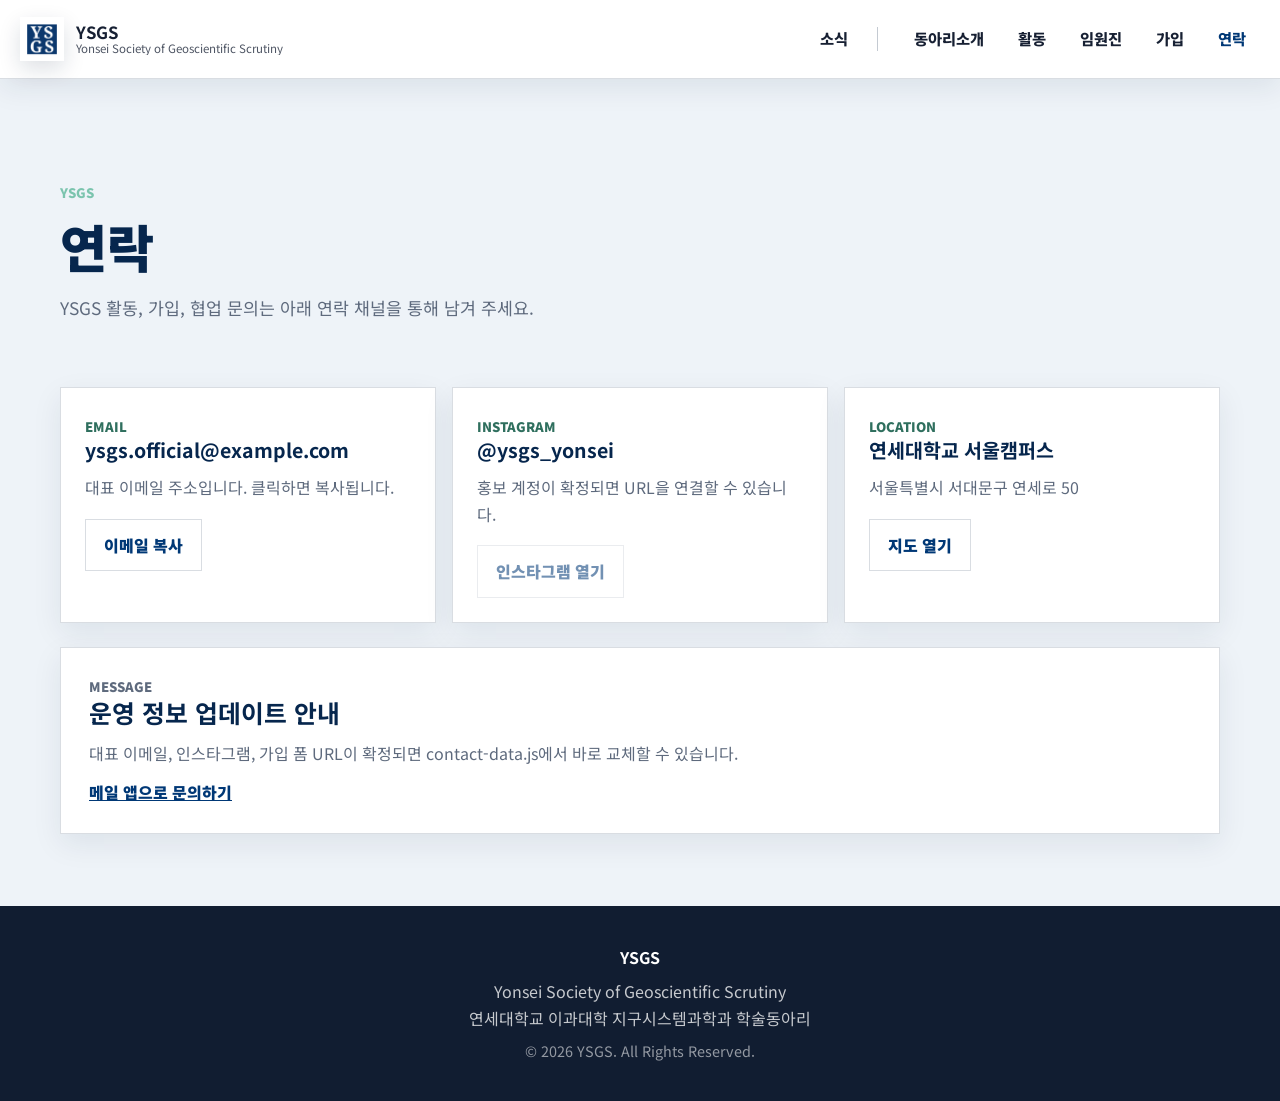
<file: pages/contact.html>
<!doctype html>
<html lang="ko">
<head>
  <meta charset="UTF-8" />
  <meta name="viewport" content="width=device-width, initial-scale=1.0" />
  <meta name="description" content="YSGS 연락처와 위치 안내" />
  <title>연락 | YSGS</title>
  <link rel="icon" type="image/png" href="../assets/images/ico.png" />
  <link rel="apple-touch-icon" href="../assets/images/ico.png" />
  <link rel="preconnect" href="https://fonts.googleapis.com" />
  <link rel="preconnect" href="https://fonts.gstatic.com" crossorigin />
  <link href="https://fonts.googleapis.com/css2?family=Noto+Sans+KR:wght@400;500;600;700;800&display=swap" rel="stylesheet" />
  <link rel="stylesheet" href="../styles.css?v=20260616-featured-config" />
</head>
<body data-page="contact">
  <header class="site-header" id="siteHeader"></header>
  <main class="page-main">
    <section class="container page-root" id="pageRoot"></section>
  </main>
  <footer class="site-footer" id="siteFooter"></footer>

  <script src="../data/navigation-data.js"></script>
  <script src="../data/site-data.js?v=20260616-site-split"></script>
  <script src="../data/join-data.js?v=20260616-join-data"></script>
  <script src="../data/activities-data.js"></script>
  <script src="../data/officers-data.js"></script>
  <script src="../data/news-data.js"></script>
  <script src="../data/contact-data.js"></script>
  <script src="../js/layout.js?v=20260615-footer"></script>
  <script src="../js/pages.js?v=20260616-site-split"></script>
  <script src="../js/interactions.js"></script>
  <script src="../script.js"></script>
</body>
</html>
</file>
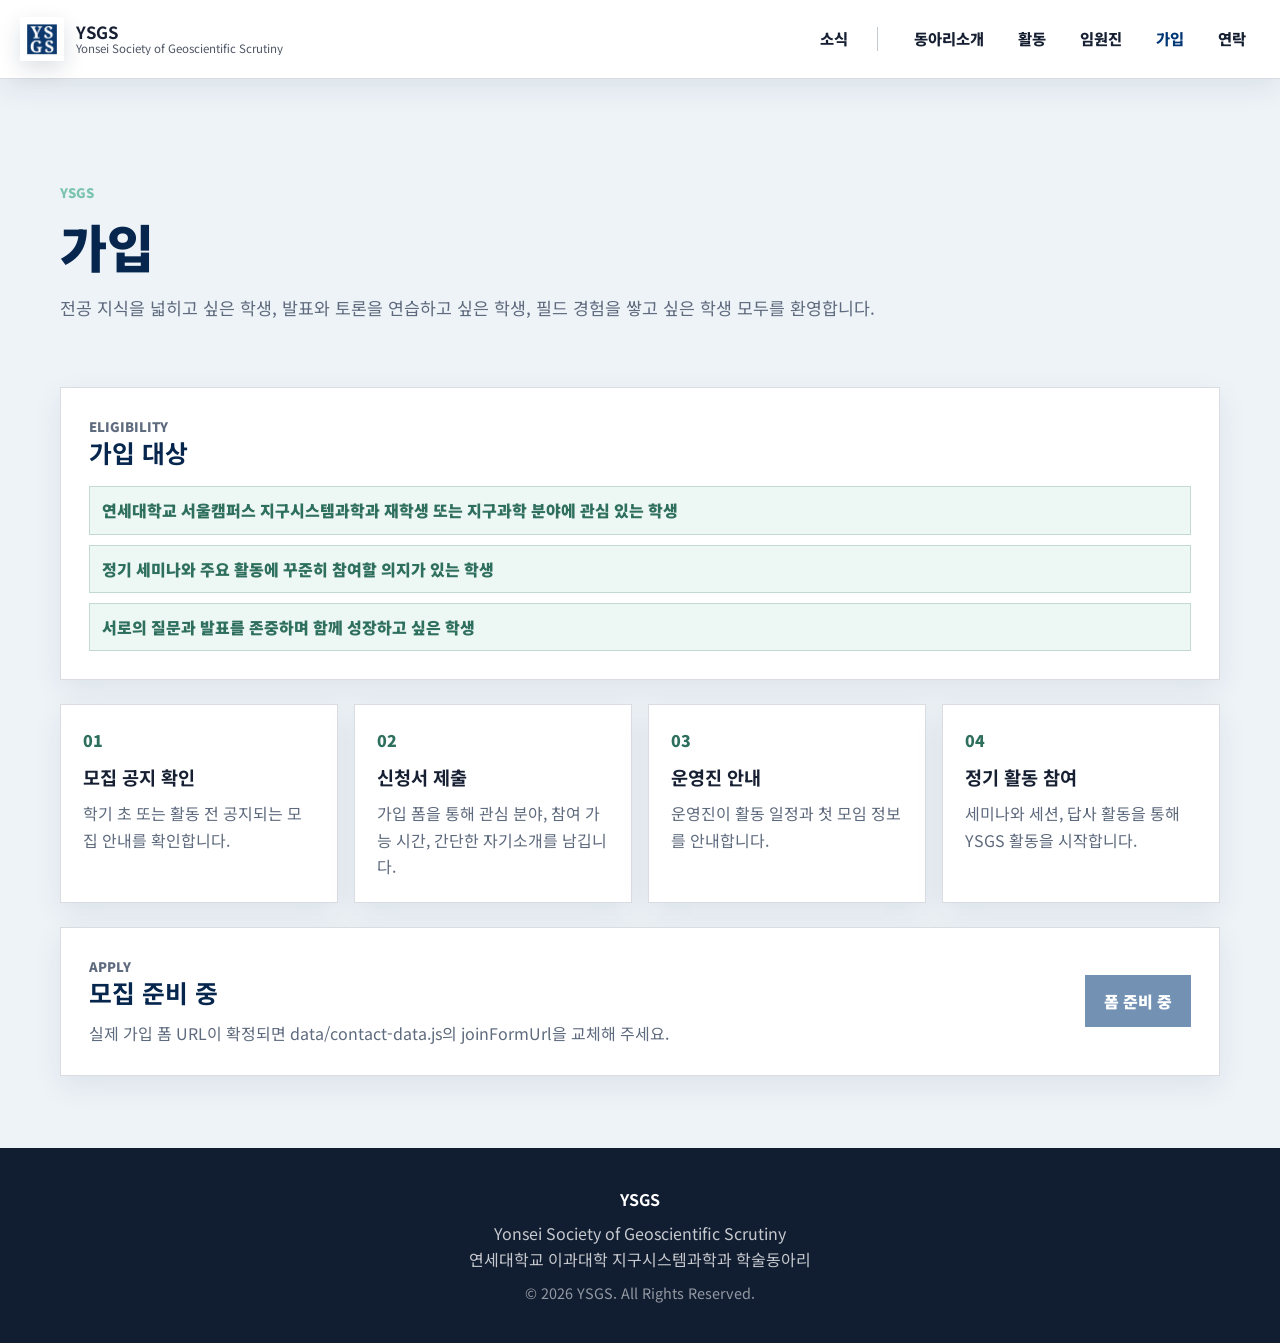
<file: pages/join.html>
<!doctype html>
<html lang="ko">
<head>
  <meta charset="UTF-8" />
  <meta name="viewport" content="width=device-width, initial-scale=1.0" />
  <meta name="description" content="YSGS 가입 안내" />
  <title>가입 | YSGS</title>
  <link rel="icon" type="image/png" href="../assets/images/ico.png" />
  <link rel="apple-touch-icon" href="../assets/images/ico.png" />
  <link rel="preconnect" href="https://fonts.googleapis.com" />
  <link rel="preconnect" href="https://fonts.gstatic.com" crossorigin />
  <link href="https://fonts.googleapis.com/css2?family=Noto+Sans+KR:wght@400;500;600;700;800&display=swap" rel="stylesheet" />
  <link rel="stylesheet" href="../styles.css?v=20260616-featured-config" />
</head>
<body data-page="join">
  <header class="site-header" id="siteHeader"></header>
  <main class="page-main">
    <section class="container page-root" id="pageRoot"></section>
  </main>
  <footer class="site-footer" id="siteFooter"></footer>

  <script src="../data/navigation-data.js"></script>
  <script src="../data/site-data.js?v=20260616-site-split"></script>
  <script src="../data/join-data.js?v=20260616-join-data"></script>
  <script src="../data/activities-data.js"></script>
  <script src="../data/officers-data.js"></script>
  <script src="../data/news-data.js"></script>
  <script src="../data/contact-data.js"></script>
  <script src="../js/layout.js?v=20260615-footer"></script>
  <script src="../js/pages.js?v=20260616-site-split"></script>
  <script src="../js/interactions.js"></script>
  <script src="../script.js"></script>
</body>
</html>
</file>
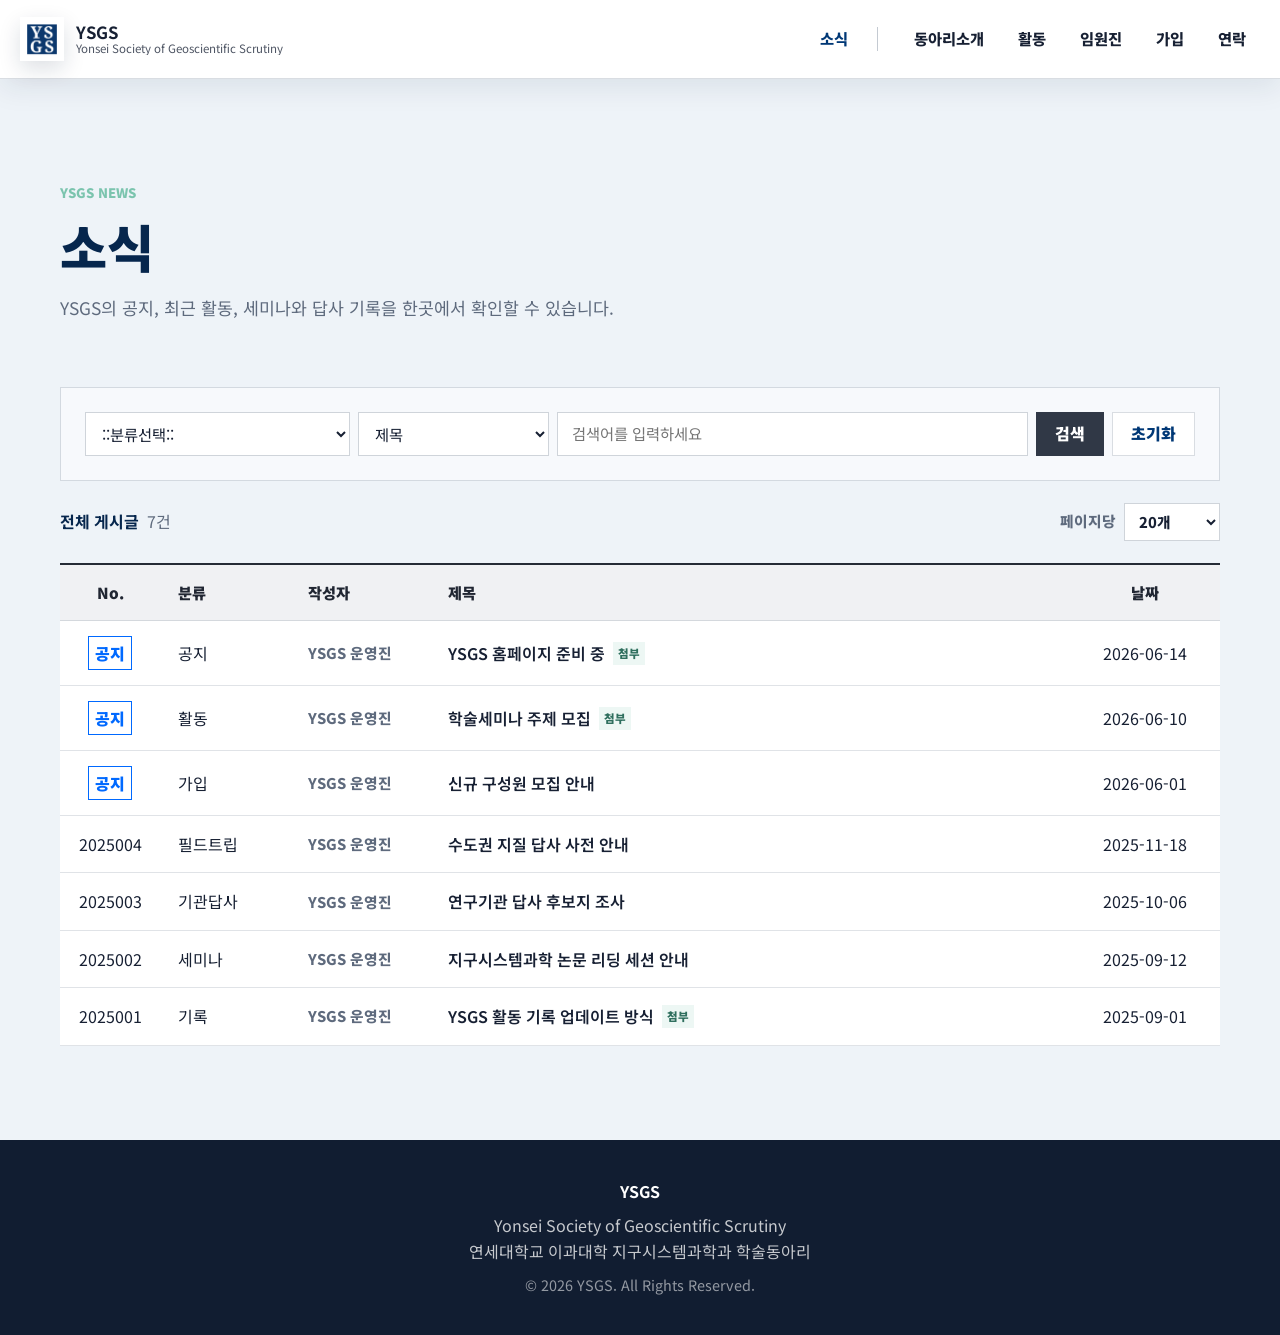
<file: pages/news.html>
<!doctype html>
<html lang="ko">
<head>
  <meta charset="UTF-8" />
  <meta name="viewport" content="width=device-width, initial-scale=1.0" />
  <meta name="description" content="YSGS 소식과 공지 게시판" />
  <title>소식 | YSGS</title>
  <link rel="icon" type="image/png" href="../assets/images/ico.png" />
  <link rel="apple-touch-icon" href="../assets/images/ico.png" />
  <link rel="preconnect" href="https://fonts.googleapis.com" />
  <link rel="preconnect" href="https://fonts.gstatic.com" crossorigin />
  <link href="https://fonts.googleapis.com/css2?family=Noto+Sans+KR:wght@400;500;600;700;800&display=swap" rel="stylesheet" />
  <link rel="stylesheet" href="../styles.css?v=20260616-featured-config" />
</head>
<body data-page="news">
  <header class="site-header" id="siteHeader"></header>
  <main class="page-main">
    <section class="container page-root" id="newsPageRoot"></section>
  </main>
  <footer class="site-footer" id="siteFooter"></footer>

  <div class="news-modal-detail" id="newsDetailModal" aria-hidden="true">
    <div class="news-modal-backdrop" data-news-modal-close></div>
    <article class="news-modal-card" role="dialog" aria-modal="true" aria-labelledby="newsModalTitle">
      <button class="modal-close" type="button" data-news-modal-close aria-label="게시글 닫기">×</button>
      <div class="news-modal-content" id="newsModalContent"></div>
    </article>
  </div>

  <script src="../data/navigation-data.js"></script>
  <script src="../data/site-data.js?v=20260616-site-split"></script>
  <script src="../data/join-data.js?v=20260616-join-data"></script>
  <script src="../data/activities-data.js"></script>
  <script src="../data/officers-data.js"></script>
  <script src="../data/news-data.js?v=20260615-home-news"></script>
  <script src="../data/contact-data.js"></script>
  <script src="../js/layout.js?v=20260615-footer"></script>
  <script src="../js/pages.js?v=20260616-site-split"></script>
  <script src="../js/news.js?v=20260615-home-news"></script>
  <script src="../js/interactions.js"></script>
  <script src="../script.js"></script>
</body>
</html>
</file>
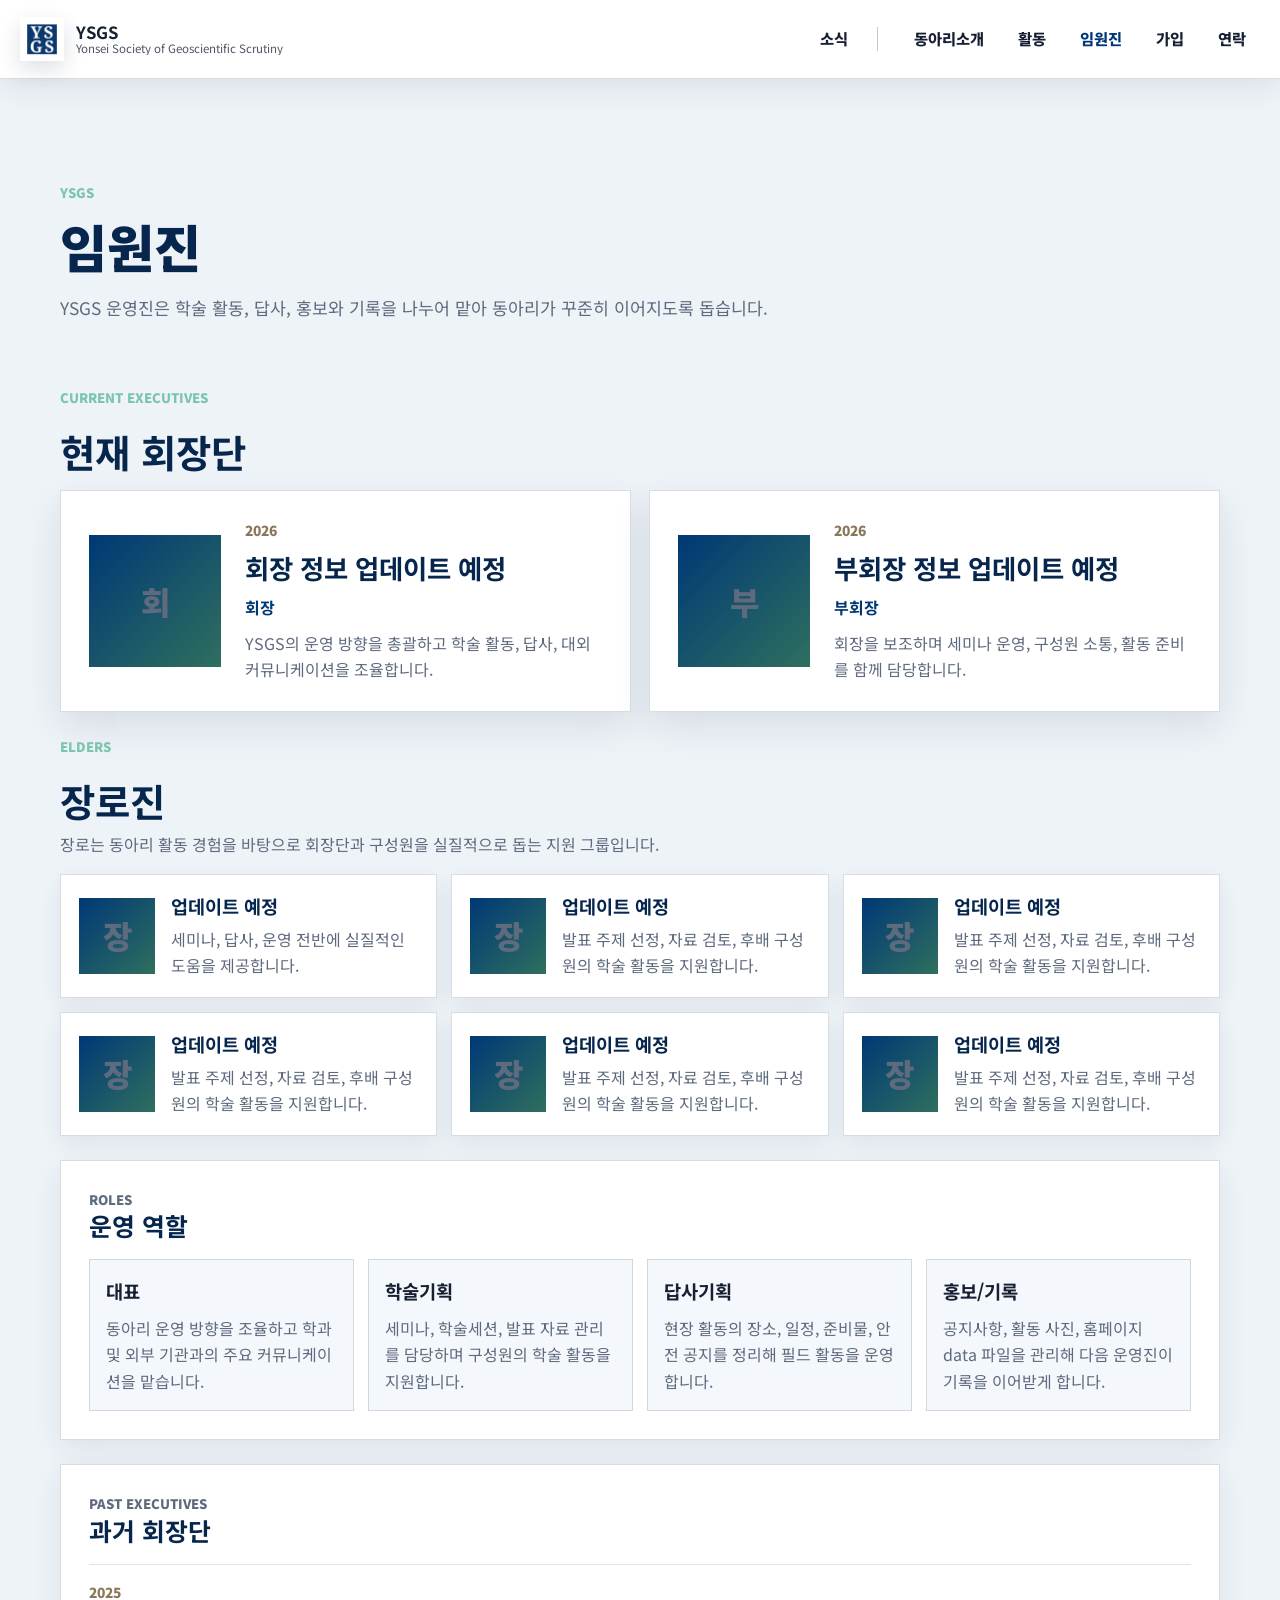
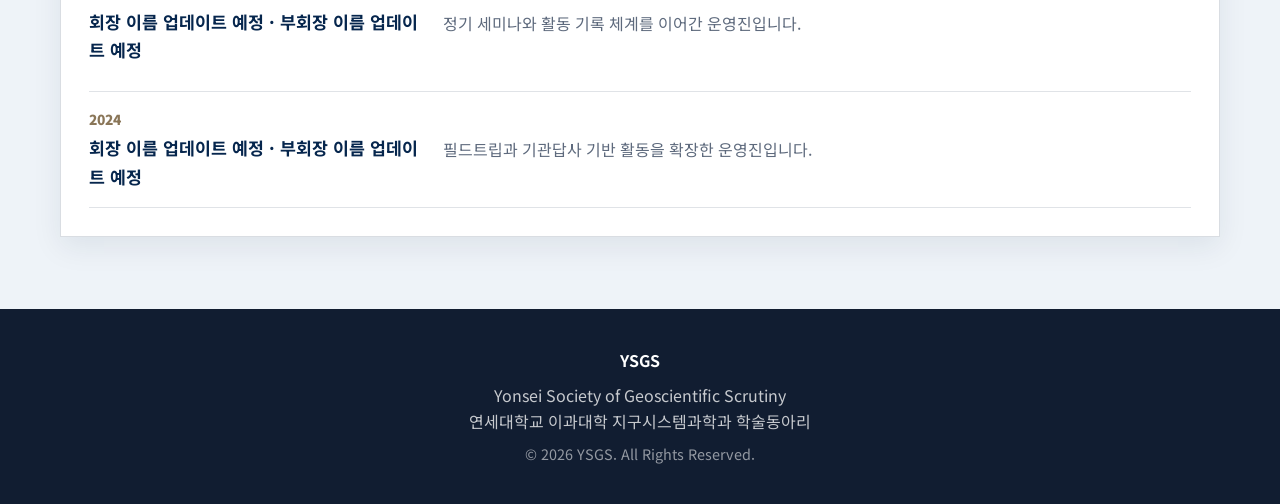
<file: pages/officers.html>
<!doctype html>
<html lang="ko">
<head>
  <meta charset="UTF-8" />
  <meta name="viewport" content="width=device-width, initial-scale=1.0" />
  <meta name="description" content="YSGS 임원진 소개" />
  <title>임원진 | YSGS</title>
  <link rel="icon" type="image/png" href="../assets/images/ico.png" />
  <link rel="apple-touch-icon" href="../assets/images/ico.png" />
  <link rel="preconnect" href="https://fonts.googleapis.com" />
  <link rel="preconnect" href="https://fonts.gstatic.com" crossorigin />
  <link href="https://fonts.googleapis.com/css2?family=Noto+Sans+KR:wght@400;500;600;700;800&display=swap" rel="stylesheet" />
  <link rel="stylesheet" href="../styles.css?v=20260616-featured-config" />
</head>
<body data-page="officers">
  <header class="site-header" id="siteHeader"></header>
  <main class="page-main">
    <section class="container page-root" id="pageRoot"></section>
  </main>
  <footer class="site-footer" id="siteFooter"></footer>

  <script src="../data/navigation-data.js"></script>
  <script src="../data/site-data.js?v=20260616-site-split"></script>
  <script src="../data/join-data.js?v=20260616-join-data"></script>
  <script src="../data/activities-data.js"></script>
  <script src="../data/officers-data.js"></script>
  <script src="../data/news-data.js"></script>
  <script src="../data/contact-data.js"></script>
  <script src="../js/layout.js?v=20260615-footer"></script>
  <script src="../js/pages.js?v=20260616-site-split"></script>
  <script src="../js/interactions.js"></script>
  <script src="../script.js"></script>
</body>
</html>
</file>
<file: styles.css>
:root {
  --yonsei-blue: #003876;
  --yonsei-blue-deep: #06264d;
  --geo-green: #2f6f5e;
  --mineral: #8a7658;
  --ink: #172033;
  --muted: #5e6a7d;
  --line: rgba(84, 101, 123, 0.22);
  --surface: #ffffff;
  --surface-soft: #f4f7fb;
  --page: #eef3f8;
  --shadow: 0 18px 48px rgba(13, 32, 62, 0.13);
}

* {
  box-sizing: border-box;
}

html {
  scroll-behavior: smooth;
}

body {
  margin: 0;
  font-family: "Noto Sans KR", system-ui, sans-serif;
  color: var(--ink);
  background: var(--page);
  line-height: 1.65;
}

img {
  max-width: 100%;
}

a {
  color: inherit;
}

.container {
  width: min(1160px, calc(100% - 40px));
  margin: 0 auto;
}

.sr-only {
  position: absolute;
  width: 1px;
  height: 1px;
  padding: 0;
  margin: -1px;
  overflow: hidden;
  clip: rect(0, 0, 0, 0);
  white-space: nowrap;
  border: 0;
}

.site-header {
  position: fixed;
  inset: 0 0 auto;
  z-index: 100;
  border-bottom: 1px solid transparent;
  transition: background 0.2s ease, border-color 0.2s ease, box-shadow 0.2s ease;
}

.site-header.scrolled,
.site-header:focus-within {
  background: rgba(255, 255, 255, 0.96);
  border-color: var(--line);
  box-shadow: 0 10px 28px rgba(13, 32, 62, 0.08);
  backdrop-filter: blur(14px);
}

.header-inner {
  width: min(1240px, calc(100% - 36px));
  min-height: 78px;
  margin: 0 auto;
  display: flex;
  align-items: center;
  justify-content: space-between;
  gap: 28px;
}

.brand {
  display: inline-flex;
  align-items: center;
  gap: 12px;
  text-decoration: none;
  color: #ffffff;
}

.site-header.scrolled .brand,
.site-header:focus-within .brand {
  color: var(--ink);
}

.brand-mark {
  flex: 0 0 44px;
  width: 44px;
  height: 44px;
  display: grid;
  place-items: center;
  padding: 5px;
  overflow: hidden;
  background: rgba(255, 255, 255, 0.9);
  border: 2px solid rgba(255, 255, 255, 0.52);
  box-shadow: 0 8px 22px rgba(13, 32, 62, 0.14);
}

.brand-mark img {
  display: block;
  width: 100%;
  height: 100%;
  object-fit: contain;
}

.brand-text {
  display: grid;
  gap: 0;
  min-width: 0;
}

.brand-text strong {
  font-size: 1.05rem;
  line-height: 1.1;
}

.brand-text small {
  max-width: 250px;
  overflow: hidden;
  color: currentColor;
  opacity: 0.76;
  font-size: 0.72rem;
  line-height: 1.25;
  text-overflow: ellipsis;
  white-space: nowrap;
}

.site-nav > ul {
  display: flex;
  align-items: center;
  gap: 6px;
  list-style: none;
  margin: 0;
  padding: 0;
}

.nav-item {
  position: relative;
}

.nav-item.divider-after {
  margin-right: 16px;
  padding-right: 16px;
}

.nav-item.divider-after::after {
  content: "";
  position: absolute;
  top: 50%;
  right: 0;
  width: 1px;
  height: 24px;
  background: rgba(255, 255, 255, 0.46);
  transform: translateY(-50%);
}

.site-header.scrolled .nav-item.divider-after::after,
.site-header:focus-within .nav-item.divider-after::after {
  background: rgba(84, 101, 123, 0.34);
}

.nav-link {
  display: block;
  padding: 12px 14px;
  color: #ffffff;
  text-decoration: none;
  font-weight: 800;
  font-size: 0.96rem;
}

.site-header.scrolled .nav-link,
.site-header:focus-within .nav-link {
  color: var(--ink);
}

.nav-item.active .nav-link,
.nav-link:hover {
  color: #8fd7c1;
}

.site-header.scrolled .nav-item.active .nav-link,
.site-header.scrolled .nav-link:hover,
.site-header:focus-within .nav-link:hover {
  color: var(--yonsei-blue);
}

.submenu {
  position: absolute;
  top: calc(100% + 8px);
  left: 0;
  min-width: 184px;
  margin: 0;
  padding: 10px;
  list-style: none;
  background: rgba(255, 255, 255, 0.98);
  border: 1px solid var(--line);
  box-shadow: var(--shadow);
  opacity: 0;
  visibility: hidden;
  transform: translateY(8px);
  transition: opacity 0.18s ease, transform 0.18s ease, visibility 0.18s ease;
}

.nav-item:hover .submenu,
.nav-item:focus-within .submenu {
  opacity: 1;
  visibility: visible;
  transform: translateY(0);
}

.submenu a {
  display: block;
  padding: 9px 10px;
  color: var(--ink);
  text-decoration: none;
  font-size: 0.92rem;
  font-weight: 700;
}

.submenu a:hover {
  background: #edf4fb;
  color: var(--yonsei-blue);
}

.menu-toggle {
  display: none;
  width: 44px;
  height: 44px;
  border: 1px solid rgba(255, 255, 255, 0.42);
  background: rgba(255, 255, 255, 0.12);
  color: #ffffff;
  cursor: pointer;
}

.menu-toggle span:not(.sr-only) {
  display: block;
  width: 20px;
  height: 2px;
  margin: 5px auto;
  background: currentColor;
}

.site-header.scrolled .menu-toggle,
.site-header:focus-within .menu-toggle {
  border-color: var(--line);
  color: var(--ink);
  background: #ffffff;
}

.home-hero {
  position: relative;
  min-height: 88vh;
  display: flex;
  align-items: center;
  overflow: hidden;
  background: var(--yonsei-blue-deep);
}

.hero-media,
.hero-shade {
  position: absolute;
  inset: 0;
}

.hero-media {
  background-position: center;
  background-size: cover;
  transform: scale(1.02);
}

.hero-shade {
  background: linear-gradient(90deg, rgba(6, 38, 77, 0.88), rgba(6, 38, 77, 0.58) 48%, rgba(47, 111, 94, 0.34)), linear-gradient(0deg, rgba(6, 38, 77, 0.58), transparent 38%);
}

.hero-grid {
  position: relative;
  z-index: 1;
  display: grid;
  grid-template-columns: minmax(0, 1.1fr) minmax(290px, 0.45fr);
  gap: 42px;
  align-items: end;
  padding: 150px 0 86px;
  color: #ffffff;
}

.hero-copy h1 {
  max-width: 760px;
  margin: 0;
  font-size: clamp(2.55rem, 6vw, 5.5rem);
  line-height: 1.08;
  font-weight: 900;
}

.eyebrow,
.section-kicker,
.panel-kicker {
  margin: 0 0 12px;
  color: #7bc4ae;
  font-size: 0.82rem;
  font-weight: 900;
  text-transform: uppercase;
}

.hero-description {
  max-width: 700px;
  margin: 22px 0 0;
  color: rgba(255, 255, 255, 0.88);
  font-size: 1.12rem;
}

.hero-actions {
  display: flex;
  flex-wrap: wrap;
  gap: 12px;
  margin-top: 32px;
}

.button {
  display: inline-flex;
  min-height: 46px;
  align-items: center;
  justify-content: center;
  padding: 12px 18px;
  border: 1px solid transparent;
  background: #ffffff;
  color: var(--ink);
  text-decoration: none;
  font: inherit;
  font-weight: 900;
  cursor: pointer;
  transition: transform 0.18s ease, background 0.18s ease, border-color 0.18s ease;
}

.button:hover {
  transform: translateY(-2px);
}

.button-primary {
  background: var(--yonsei-blue);
  border-color: var(--yonsei-blue);
  color: #ffffff;
}

.button-secondary {
  background: rgba(255, 255, 255, 0.92);
  border-color: var(--line);
  color: var(--yonsei-blue);
}

.button-disabled {
  opacity: 0.55;
  cursor: not-allowed;
}

.button-disabled:hover {
  transform: none;
}

.hero-brief {
  padding: 24px;
  border: 1px solid rgba(255, 255, 255, 0.22);
  background: rgba(255, 255, 255, 0.13);
  backdrop-filter: blur(14px);
}

.hero-brief p {
  margin: 0 0 18px;
  color: rgba(255, 255, 255, 0.86);
  font-weight: 700;
}

.hero-stat-grid {
  display: grid;
  gap: 12px;
}

.hero-stat-grid div {
  padding-top: 12px;
  border-top: 1px solid rgba(255, 255, 255, 0.22);
}

.hero-stat-grid span {
  display: block;
  color: rgba(255, 255, 255, 0.64);
  font-size: 0.78rem;
  font-weight: 800;
  text-transform: uppercase;
}

.hero-stat-grid strong {
  display: block;
  color: #ffffff;
  font-size: 1.04rem;
}

body[data-page="home"] .home-hero-animate,
body[data-page="home"] .home-reveal {
  opacity: 0;
  transform: translateY(28px);
  transition-property: opacity, transform;
  transition-duration: 720ms;
  transition-timing-function: cubic-bezier(0.22, 1, 0.36, 1);
  transition-delay: var(--reveal-delay, 0ms);
  will-change: opacity, transform;
}

body[data-page="home"] .home-hero-media-animate {
  transform: scale(1.04);
  transition-duration: 900ms;
}

body[data-page="home"] .home-hero-shade-animate {
  transform: none;
  transition-duration: 900ms;
}

body[data-page="home"] .home-reveal {
  transition-duration: 680ms;
}

body[data-page="home"] .home-hero-animate.is-visible,
body[data-page="home"] .home-reveal.is-visible {
  opacity: 1;
  transform: translateY(0);
}

body[data-page="home"] .home-hero-media-animate.is-visible {
  transform: scale(1);
}

.section {
  padding: 88px 0;
}

.section-tight {
  padding-top: 72px;
}

.section-muted {
  background: var(--surface-soft);
}

.section-heading {
  max-width: 760px;
  margin: 0 auto 36px;
  text-align: center;
}

.section-heading.align-left {
  margin: 0;
  text-align: left;
}

.section-heading h2,
.join-band h2,
.page-hero h1 {
  margin: 0;
  color: var(--yonsei-blue-deep);
  font-size: clamp(2rem, 4vw, 3.45rem);
  line-height: 1.18;
  font-weight: 900;
}

.activity-carousel {
  display: grid;
  grid-template-columns: 34px minmax(0, 1fr) 34px;
  grid-template-areas: "prev viewport next";
  align-items: center;
  gap: 10px;
}

.activity-carousel-viewport {
  grid-area: viewport;
  min-width: 0;
  overflow: hidden;
}

.activity-carousel-button {
  width: 34px;
  height: 58px;
  display: grid;
  place-items: center;
  border: 0;
  background: transparent;
  color: var(--yonsei-blue);
  filter: drop-shadow(0 5px 6px rgba(13, 32, 62, 0.24));
  font: inherit;
  font-size: 0;
  font-weight: 900;
  line-height: 1;
  cursor: pointer;
  transition: color 0.18s ease, filter 0.18s ease, opacity 0.18s ease, transform 0.18s ease;
}

.activity-carousel-button::before {
  content: "";
  width: 22px;
  height: 34px;
  display: block;
  background: currentColor;
  clip-path: polygon(0 0, 35% 0, 100% 50%, 35% 100%, 0 100%, 65% 50%);
}

.activity-carousel-button-prev {
  grid-area: prev;
}

.activity-carousel-button-prev::before {
  transform: scaleX(-1);
}

.activity-carousel-button-next {
  grid-area: next;
}

.activity-carousel-button:hover:not(:disabled),
.activity-carousel-button:focus-visible:not(:disabled) {
  color: var(--yonsei-blue-deep);
  filter: drop-shadow(0 7px 8px rgba(13, 32, 62, 0.3));
  transform: scale(1.08);
}

.activity-carousel-button-prev:hover:not(:disabled),
.activity-carousel-button-prev:focus-visible:not(:disabled) {
  transform: translateX(-2px) scale(1.08);
}

.activity-carousel-button-next:hover:not(:disabled),
.activity-carousel-button-next:focus-visible:not(:disabled) {
  transform: translateX(2px) scale(1.08);
}

.activity-carousel-button:focus-visible {
  outline: 2px solid rgba(47, 111, 94, 0.42);
  outline-offset: 2px;
}

.activity-carousel-button:disabled {
  cursor: not-allowed;
  filter: none;
  opacity: 0.24;
}

.activity-carousel:not(.has-overflow) .activity-carousel-button {
  display: none;
}

.activity-carousel:not(.has-overflow) {
  grid-template-columns: minmax(0, 1fr);
  grid-template-areas: "viewport";
}

.activity-feature-grid {
  display: grid;
  grid-auto-flow: column;
  grid-auto-columns: calc((100% - 48px) / 4);
  grid-template-columns: none;
  gap: 16px;
  overflow-x: auto;
  overflow-y: hidden;
  overscroll-behavior-x: contain;
  scroll-snap-type: x mandatory;
  scrollbar-width: none;
  -webkit-overflow-scrolling: touch;
}

.activity-feature-grid::-webkit-scrollbar {
  display: none;
}

.activity-feature-grid:focus-visible {
  outline: 3px solid rgba(47, 111, 94, 0.32);
  outline-offset: 8px;
}

.activity-feature,
.news-row,
.content-panel,
.officer-card,
.process-grid article,
.activity-detail,
.contact-card,
.apply-panel {
  border: 1px solid var(--line);
  background: var(--surface);
  box-shadow: 0 10px 28px rgba(13, 32, 62, 0.08);
}

.activity-feature {
  min-height: 360px;
  display: flex;
  flex-direction: column;
  overflow: hidden;
  scroll-snap-align: start;
}

.home-activity-empty {
  margin: 0;
  padding: 24px;
  border: 1px solid var(--line);
  background: var(--surface);
  color: var(--muted);
  font-weight: 700;
}

.activity-feature img {
  width: 100%;
  aspect-ratio: 4 / 3;
  object-fit: cover;
  display: block;
}

.activity-feature div {
  padding: 18px;
}

.activity-feature p {
  margin: 0 0 6px;
  color: var(--geo-green);
  font-size: 0.8rem;
  font-weight: 900;
  text-transform: uppercase;
}

.activity-feature h3 {
  margin: 0 0 8px;
  font-size: 1.22rem;
}

.activity-feature span {
  color: var(--muted);
}

.featured-news-section {
  position: relative;
  overflow: hidden;
  background: #06264d;
  color: #ffffff;
  --featured-news-bg: linear-gradient(135deg, #06264d, #0d4c7a);
}

.featured-news-section .container {
  position: relative;
  z-index: 1;
}

.featured-news-backdrop {
  position: absolute;
  inset: 0;
  background-image: var(--featured-news-bg);
  background-position: center;
  background-size: cover;
}

.featured-news-backdrop::after {
  content: "";
  position: absolute;
  inset: 0;
  background: linear-gradient(180deg, rgba(6, 38, 77, 0.38), rgba(6, 38, 77, 0.92));
}

.featured-news-heading {
  color: #ffffff;
}

.featured-news-heading h2,
.featured-news-heading .section-kicker {
  color: #ffffff;
}

.featured-news-heading p:last-child {
  max-width: 640px;
  margin: 12px auto 0;
  color: rgba(255, 255, 255, 0.78);
}

.featured-news-grid {
  display: grid;
  grid-template-columns: repeat(auto-fit, minmax(min(250px, 100%), 1fr));
  gap: 22px;
}

.featured-news-card {
  position: relative;
  min-height: 330px;
  display: flex;
  align-items: flex-end;
  overflow: hidden;
  background: rgba(6, 38, 77, 0.72);
  color: #ffffff;
  text-decoration: none;
  box-shadow: 0 18px 44px rgba(4, 20, 42, 0.3);
}

.featured-news-card img {
  position: absolute;
  inset: 0;
  width: 100%;
  height: 100%;
  object-fit: cover;
  transition: transform 0.34s ease;
}

.featured-news-card-shade {
  position: absolute;
  inset: 0;
  z-index: 1;
  background: linear-gradient(180deg, rgba(5, 16, 32, 0.06), rgba(5, 16, 32, 0.82));
}

.featured-news-card-content {
  position: relative;
  z-index: 2;
  width: 100%;
  display: grid;
  gap: 12px;
  padding: 22px;
}

.featured-news-label {
  width: fit-content;
  padding: 4px 8px;
  background: #e44235;
  color: #ffffff;
  font-size: 0.78rem;
  font-weight: 900;
  line-height: 1.2;
}

.featured-news-card strong {
  color: #ffffff;
  font-size: 1.05rem;
  line-height: 1.45;
  text-shadow: 0 2px 12px rgba(0, 0, 0, 0.4);
}

.featured-news-card:hover img,
.featured-news-card:focus-visible img {
  transform: scale(1.06);
}

.featured-news-card:focus-visible,
.news-row:focus-visible {
  outline: 3px solid rgba(123, 196, 174, 0.92);
  outline-offset: 4px;
}

.featured-news-grid.is-collapse-managed {
  overflow: hidden;
  transition: max-height 560ms cubic-bezier(0.22, 1, 0.36, 1);
  will-change: max-height;
}

.featured-news-grid.is-collapse-managed .featured-news-card {
  transition: opacity 360ms ease, transform 460ms cubic-bezier(0.22, 1, 0.36, 1);
}

body[data-page="home"] .featured-news-grid.is-collapse-managed .featured-news-card.is-hidden-by-collapse {
  opacity: 0;
  pointer-events: none;
  transform: translateY(-14px);
}

.featured-news-toggle-wrap {
  display: flex;
  justify-content: center;
  margin-top: 30px;
}

.featured-news-toggle-wrap[hidden] {
  display: none;
}

.featured-news-toggle {
  min-width: 116px;
  min-height: 44px;
  padding: 10px 24px;
  border: 1px solid rgba(255, 255, 255, 0.48);
  background: rgba(255, 255, 255, 0.08);
  color: #ffffff;
  font: inherit;
  font-weight: 900;
  cursor: pointer;
  backdrop-filter: blur(10px);
  transition: background 0.18s ease, border-color 0.18s ease, transform 0.18s ease;
}

.featured-news-toggle:hover,
.featured-news-toggle:focus-visible {
  background: rgba(255, 255, 255, 0.16);
  border-color: rgba(255, 255, 255, 0.82);
  transform: translateY(-2px);
}

.featured-news-toggle:focus-visible {
  outline: 3px solid rgba(123, 196, 174, 0.92);
  outline-offset: 4px;
}

.split-section {
  display: grid;
  grid-template-columns: minmax(220px, 0.42fr) minmax(0, 1fr);
  gap: 40px;
  align-items: start;
}

.news-list {
  display: grid;
  gap: 14px;
}

.news-row {
  display: grid;
  grid-template-columns: minmax(0, 1fr) auto;
  gap: 18px;
  align-items: center;
  padding: 20px 22px;
  color: var(--ink);
  text-decoration: none;
  transition: transform 0.18s ease, border-color 0.18s ease, box-shadow 0.18s ease;
}

.news-row time {
  order: 2;
  color: var(--mineral);
  font-size: 0.88rem;
  font-weight: 900;
  white-space: nowrap;
}

.news-row h3 {
  order: 1;
  margin: 0;
  font-size: 1.08rem;
  line-height: 1.42;
}

.news-row:hover {
  transform: translateY(-2px);
  border-color: rgba(0, 56, 118, 0.26);
  box-shadow: 0 16px 34px rgba(13, 32, 62, 0.12);
}

.news-row:hover h3 {
  color: var(--yonsei-blue);
}

.home-news-empty {
  margin: 0;
  padding: 20px;
  border: 1px solid var(--line);
  background: var(--surface);
  color: var(--muted);
  font-weight: 800;
}

.join-band {
  display: grid;
  grid-template-columns: minmax(0, 1fr) auto;
  gap: 32px;
  align-items: center;
  padding: 34px;
  background: linear-gradient(135deg, var(--yonsei-blue-deep), var(--yonsei-blue) 55%, var(--geo-green));
  color: #ffffff;
}

.join-band .section-kicker,
.join-band h2 {
  color: #ffffff;
}

.join-band p:last-child {
  max-width: 760px;
  margin: 14px 0 0;
  color: rgba(255, 255, 255, 0.82);
}

.page-main {
  min-height: 70vh;
  padding: 130px 0 72px;
}

.page-root {
  display: grid;
  gap: 24px;
}

.page-hero {
  padding: 52px 0 40px;
}

.page-hero p:last-child {
  max-width: 820px;
  margin: 18px 0 0;
  color: var(--muted);
  font-size: 1.08rem;
}

.about-layout {
  display: grid;
  grid-template-columns: repeat(3, minmax(0, 1fr));
  gap: 16px;
}

.content-panel {
  padding: 28px;
  scroll-margin-top: 110px;
}

.content-panel h2,
.apply-panel h2,
.contact-card h2 {
  margin: 0 0 12px;
  color: var(--yonsei-blue-deep);
  font-size: 1.55rem;
  line-height: 1.25;
}

.content-panel p,
.apply-panel p,
.contact-card p {
  margin: 0;
  color: var(--muted);
}

.content-panel p + p {
  margin-top: 12px;
}

.content-panel a {
  color: var(--yonsei-blue);
  font-weight: 900;
}

.tag-list li,
.check-list li {
  border: 1px solid rgba(47, 111, 94, 0.22);
  background: #edf7f4;
  color: var(--geo-green);
  font-weight: 900;
}

.about-values {
  display: grid;
  gap: 18px;
  scroll-margin-top: 110px;
}

.about-value-list {
  display: grid;
  gap: 22px;
}

.about-value-article {
  display: grid;
  gap: 22px;
  padding: 30px;
  border: 1px solid var(--line);
  background: #ffffff;
}

.about-value-article.text-only {
  max-width: none;
}

.about-value-copy {
  max-width: none;
}

.about-value-copy h3 {
  margin: 0 0 14px;
  color: var(--yonsei-blue-deep);
  font-size: clamp(1.9rem, 4vw, 3.35rem);
  line-height: 1.15;
  letter-spacing: 0;
}

.about-value-copy p {
  margin: 0;
  color: var(--muted);
  font-size: 1.03rem;
  line-height: 1.85;
}

.about-value-copy p + p {
  margin-top: 12px;
}

.about-value-copy p + .about-value-media,
.about-value-media + p {
  margin-top: 18px;
}

.about-value-lead {
  color: var(--ink) !important;
  font-size: clamp(1.12rem, 2vw, 1.35rem) !important;
  font-weight: 800;
  line-height: 1.7 !important;
}

.about-value-media {
  margin: 18px 0 0;
}

.about-value-media-single {
  overflow: hidden;
  background: #f6f8fb;
}

.about-value-media-single > img {
  display: block;
  width: 100%;
  aspect-ratio: 16 / 7;
  object-fit: cover;
}

.about-value-media-single > figcaption,
.about-value-image-card figcaption {
  padding: 14px 16px;
  color: var(--muted);
  font-size: 0.92rem;
  font-weight: 800;
  line-height: 1.5;
}

.about-value-image-grid {
  display: grid;
  grid-template-columns: repeat(auto-fit, minmax(240px, 1fr));
  gap: 14px;
}

.about-value-image-card {
  min-width: 0;
  margin: 0;
  overflow: hidden;
  border: 1px solid var(--line);
  background: #f6f8fb;
}

.about-value-image-card img {
  display: block;
  width: 100%;
  aspect-ratio: 4 / 3;
  object-fit: cover;
}

.about-timeline-panel {
  scroll-margin-top: 110px;
}

.about-timeline {
  --timeline-date-width: 120px;
  --timeline-marker-width: 34px;
  --timeline-column-gap: 14px;
  --timeline-line-left: calc(var(--timeline-date-width) + var(--timeline-column-gap) + (var(--timeline-marker-width) / 2));
  position: relative;
  display: grid;
  gap: 22px;
  margin-top: 22px;
}

.about-timeline::before {
  content: "";
  position: absolute;
  top: 10px;
  bottom: 10px;
  left: var(--timeline-line-left);
  width: 3px;
  transform: translateX(-50%);
  background: linear-gradient(180deg, var(--yonsei-blue), var(--geo-green));
}

.about-timeline-item {
  position: relative;
  display: grid;
  grid-template-columns: var(--timeline-date-width) var(--timeline-marker-width) minmax(0, 1fr);
  column-gap: var(--timeline-column-gap);
  align-items: start;
}

.about-timeline-item::before {
  content: "";
  position: absolute;
  top: 8px;
  left: var(--timeline-line-left);
  width: 14px;
  height: 14px;
  border: 4px solid #ffffff;
  border-radius: 50%;
  background: var(--geo-green);
  box-shadow: 0 0 0 2px rgba(47, 111, 94, 0.28), 0 6px 14px rgba(13, 32, 62, 0.12);
  transform: translateX(-50%);
  z-index: 1;
}

.about-timeline-time {
  color: var(--yonsei-blue);
  font-weight: 900;
  line-height: 1.35;
  padding-top: 4px;
}

.about-timeline-content {
  grid-column: 3;
  padding: 18px;
  border: 1px solid var(--line);
  background: #f7f9fc;
}

.about-timeline-content h3 {
  margin: 0 0 8px;
  color: var(--yonsei-blue-deep);
  font-size: 1.18rem;
}

.about-timeline-content p {
  margin: 0;
}

.about-timeline-content span {
  display: block;
  margin-top: 10px;
  color: var(--mineral);
  font-size: 0.92rem;
  font-weight: 800;
}

.timeline-gallery {
  display: grid;
  grid-template-columns: repeat(auto-fit, minmax(132px, 160px));
  gap: 10px;
  margin-top: 14px;
  justify-content: start;
}

.timeline-gallery-button {
  display: grid;
  grid-template-rows: auto minmax(32px, auto);
  width: 100%;
  min-width: 0;
  padding: 0;
  overflow: hidden;
  border: 1px solid var(--line);
  background: #ffffff;
  color: inherit;
  text-align: left;
  cursor: pointer;
}

.timeline-gallery-button img {
  display: block;
  width: 100%;
  aspect-ratio: 16 / 10;
  object-fit: cover;
  background: var(--surface-soft);
  transition: transform 0.22s ease;
}

.timeline-gallery-button:hover img {
  transform: scale(1.04);
}

.timeline-gallery-button:focus-visible {
  outline: 3px solid rgba(0, 90, 156, 0.24);
  outline-offset: 3px;
}

.about-timeline-content .timeline-gallery-caption {
  display: block;
  margin: 0;
  padding: 8px 10px;
  color: var(--muted);
  font-size: 0.78rem;
  font-weight: 800;
  line-height: 1.35;
  overflow-wrap: anywhere;
}

.officer-section {
  display: grid;
  gap: 16px;
  scroll-margin-top: 110px;
}

.subsection-heading {
  display: grid;
  gap: 8px;
}

.subsection-heading h2 {
  margin: 0;
  color: var(--yonsei-blue-deep);
  font-size: clamp(1.7rem, 3vw, 2.4rem);
  line-height: 1.2;
}

.subsection-heading p:last-child {
  max-width: 760px;
  margin: 0;
  color: var(--muted);
}

.executive-grid {
  display: grid;
  grid-template-columns: repeat(2, minmax(0, 1fr));
  gap: 18px;
}

.executive-card {
  display: grid;
  grid-template-columns: 132px minmax(0, 1fr);
  gap: 24px;
  align-items: center;
  padding: 28px;
  border: 1px solid var(--line);
  background: var(--surface);
  box-shadow: 0 14px 36px rgba(13, 32, 62, 0.1);
}

.executive-card .officer-photo {
  width: 132px;
}

.executive-card p {
  margin: 0 0 4px;
  color: var(--mineral);
  font-size: 0.86rem;
  font-weight: 900;
}

.executive-card h2 {
  margin: 0 0 4px;
  color: var(--yonsei-blue-deep);
  font-size: 1.65rem;
}

.executive-card strong {
  display: block;
  color: var(--yonsei-blue);
  margin-bottom: 10px;
}

.executive-card span {
  display: block;
  color: var(--muted);
}

.elder-grid {
  display: grid;
  grid-template-columns: repeat(3, minmax(0, 1fr));
  gap: 14px;
}

.elder-card {
  display: grid;
  grid-template-columns: 76px minmax(0, 1fr);
  gap: 16px;
  align-items: center;
  padding: 18px;
  border: 1px solid var(--line);
  background: var(--surface);
  box-shadow: 0 8px 22px rgba(13, 32, 62, 0.07);
}

.elder-card .officer-photo {
  width: 76px;
}

.elder-card h3 {
  margin: 0 0 8px;
  color: var(--yonsei-blue-deep);
  font-size: 1.16rem;
  line-height: 1.35;
  overflow-wrap: anywhere;
}

.elder-role-label {
  margin: 0 0 4px;
  color: var(--yonsei-blue);
  font-size: 0.78rem;
  font-weight: 900;
  line-height: 1.35;
}

.elder-role-summary {
  display: block;
  color: var(--muted);
  line-height: 1.65;
  overflow-wrap: anywhere;
}

.elder-card span {
  display: block;
  color: var(--muted);
}

.past-executive-panel {
  scroll-margin-top: 110px;
}

.past-executive-list {
  display: grid;
  gap: 10px;
  margin-top: 18px;
}

.past-executive-item {
  display: grid;
  grid-template-columns: minmax(220px, 0.45fr) minmax(0, 1fr);
  gap: 18px;
  align-items: center;
  padding: 16px 0;
  border-top: 1px solid rgba(84, 101, 123, 0.18);
}

.past-executive-item:last-child {
  border-bottom: 1px solid rgba(84, 101, 123, 0.18);
}

.past-executive-item p {
  margin: 0 0 4px;
  color: var(--mineral);
  font-size: 0.86rem;
  font-weight: 900;
}

.past-executive-item h3 {
  margin: 0;
  color: var(--yonsei-blue-deep);
  font-size: 1.08rem;
}

.past-executive-item span {
  color: var(--muted);
}

.officer-grid,
.contact-grid {
  display: grid;
  grid-template-columns: repeat(3, minmax(0, 1fr));
  gap: 16px;
}

.officer-card {
  padding: 24px;
  display: grid;
  gap: 18px;
}

.officer-photo {
  width: 96px;
  aspect-ratio: 1;
  display: grid;
  place-items: center;
  background: linear-gradient(135deg, var(--yonsei-blue), var(--geo-green));
  color: #ffffff;
  font-size: 2rem;
  font-weight: 900;
  overflow: hidden;
}

.officer-photo img {
  width: 100%;
  height: 100%;
  object-fit: cover;
}

.officer-card p {
  margin: 0 0 4px;
  color: var(--mineral);
  font-size: 0.86rem;
  font-weight: 900;
}

.officer-card h2 {
  margin: 0 0 4px;
  font-size: 1.35rem;
}

.officer-card strong {
  display: block;
  color: var(--yonsei-blue);
  margin-bottom: 10px;
}

.officer-card span {
  display: block;
  color: var(--muted);
}

.role-grid {
  display: grid;
  grid-template-columns: repeat(4, minmax(0, 1fr));
  gap: 14px;
  margin-top: 18px;
}

.role-grid div {
  padding: 16px;
  background: var(--surface-soft);
  border: 1px solid var(--line);
}

.role-grid h3 {
  margin: 0 0 8px;
}

.role-grid p {
  margin: 0;
}

.check-list {
  display: grid;
  gap: 10px;
  padding: 0;
  margin: 18px 0 0;
  list-style: none;
}

.check-list li,
.tag-list li {
  padding: 10px 12px;
}

.process-grid {
  display: grid;
  grid-template-columns: repeat(4, minmax(0, 1fr));
  gap: 16px;
}

.process-grid article {
  padding: 22px;
}

.process-grid span {
  color: var(--geo-green);
  font-weight: 900;
}

.process-grid h2 {
  margin: 8px 0;
  font-size: 1.16rem;
}

.process-grid p {
  margin: 0;
  color: var(--muted);
}

.apply-panel {
  display: grid;
  grid-template-columns: minmax(0, 1fr) auto;
  gap: 24px;
  align-items: center;
  padding: 28px;
}

.activity-page-grid {
  display: grid;
  gap: 18px;
}

.activity-detail {
  display: grid;
  grid-template-columns: minmax(240px, 0.42fr) minmax(0, 1fr);
  gap: 26px;
  padding: 20px;
  align-items: center;
  scroll-margin-top: 110px;
}

.activity-image-button {
  width: 100%;
  aspect-ratio: 4 / 3;
  border: 0;
  padding: 0;
  overflow: hidden;
  background: var(--surface-soft);
  cursor: pointer;
}

.activity-image-button img {
  width: 100%;
  height: 100%;
  object-fit: cover;
  display: block;
  transition: transform 0.22s ease;
}

.activity-image-button:hover img {
  transform: scale(1.04);
}

.activity-detail h2 {
  margin: 0 0 12px;
  color: var(--yonsei-blue-deep);
  font-size: 1.75rem;
}

.activity-detail p {
  color: var(--muted);
}

.tag-list {
  display: flex;
  flex-wrap: wrap;
  gap: 8px;
  padding: 0;
  margin: 18px 0 0;
  list-style: none;
}

.tag-list li {
  font-size: 0.9rem;
}

.contact-card {
  padding: 24px;
}

.contact-card span {
  color: var(--geo-green);
  font-size: 0.82rem;
  font-weight: 900;
  text-transform: uppercase;
}

.contact-card h2 {
  overflow-wrap: anywhere;
  font-size: 1.22rem;
}

.contact-card .button {
  margin-top: 18px;
}

.news-board-panel {
  display: grid;
  gap: 22px;
}

.news-filter-bar {
  display: grid;
  grid-template-columns: minmax(150px, 0.9fr) minmax(110px, 0.65fr) minmax(220px, 1.6fr) auto auto;
  gap: 8px;
  align-items: center;
  padding: 24px;
  border: 1px solid var(--line);
  background: #f7f9fc;
}

.news-filter-bar select,
.news-filter-bar input {
  width: 100%;
  min-height: 44px;
  border: 1px solid rgba(84, 101, 123, 0.28);
  background: #ffffff;
  color: var(--ink);
  font: inherit;
  font-size: 0.96rem;
}

.news-filter-bar select {
  padding: 0 12px;
}

.news-filter-bar input {
  padding: 0 14px;
}

.news-search-button,
.news-reset-button {
  min-height: 44px;
  border: 1px solid transparent;
  padding: 0 18px;
  font: inherit;
  font-weight: 900;
  cursor: pointer;
}

.news-search-button {
  background: #303846;
  color: #ffffff;
}

.news-reset-button {
  background: #ffffff;
  color: var(--yonsei-blue);
  border-color: var(--line);
}

.news-board-meta {
  display: flex;
  align-items: center;
  justify-content: space-between;
  gap: 14px;
  color: var(--muted);
}

.news-board-meta > div:first-child {
  display: flex;
  flex-wrap: wrap;
  gap: 8px;
  align-items: center;
}

.news-board-meta strong {
  color: var(--yonsei-blue-deep);
}

.news-page-size-control {
  display: inline-flex;
  align-items: center;
  gap: 8px;
  color: var(--muted);
  font-size: 0.92rem;
  font-weight: 800;
}

.news-page-size-control select {
  min-height: 38px;
  border: 1px solid rgba(84, 101, 123, 0.28);
  background: #ffffff;
  color: var(--ink);
  font: inherit;
  font-weight: 800;
  padding: 0 32px 0 10px;
}

.news-table-wrap {
  overflow-x: auto;
  border-top: 2px solid #252b35;
  background: var(--surface);
}

.news-board-table {
  width: 100%;
  min-width: 860px;
  border-collapse: collapse;
  background: var(--surface);
}

.news-board-table th {
  height: 56px;
  background: #f0f1f3;
  color: #202632;
  font-size: 0.95rem;
  font-weight: 900;
  text-align: left;
}

.news-board-table th,
.news-board-table td {
  padding: 15px 18px;
  border-bottom: 1px solid rgba(84, 101, 123, 0.18);
  vertical-align: middle;
}

.news-board-table th:first-child,
.news-board-table td:first-child {
  width: 100px;
  text-align: center;
}

.news-board-table th:nth-child(2),
.news-board-table td:nth-child(2) {
  width: 130px;
}

.news-board-table th:nth-child(3),
.news-board-table td:nth-child(3) {
  width: 140px;
}

.news-board-table th:last-child,
.news-board-table td:last-child {
  width: 150px;
  text-align: center;
}

.news-author-cell {
  color: var(--muted);
  font-size: 0.92rem;
  font-weight: 800;
  white-space: nowrap;
}

.news-board-row {
  cursor: pointer;
  transition: background 0.16s ease;
}

.news-board-row:hover,
.news-board-row:focus {
  background: #f7fbff;
  outline: none;
}

.news-pagination {
  display: flex;
  flex-wrap: wrap;
  justify-content: center;
  gap: 8px;
}

.news-pagination-status {
  flex-basis: 100%;
  margin: 0 0 2px;
  color: var(--muted);
  font-size: 0.9rem;
  font-weight: 800;
  text-align: center;
}

.news-page-numbers {
  display: flex;
  flex-wrap: wrap;
  justify-content: center;
  gap: 8px;
}

.news-page-ellipsis {
  display: inline-flex;
  min-width: 30px;
  min-height: 40px;
  align-items: center;
  justify-content: center;
  color: var(--muted);
  font-weight: 900;
  user-select: none;
}

.news-page-button {
  min-width: 42px;
  min-height: 40px;
  border: 1px solid rgba(84, 101, 123, 0.26);
  background: #ffffff;
  color: var(--ink);
  font: inherit;
  font-size: 0.9rem;
  font-weight: 900;
  cursor: pointer;
  transition: background 0.16s ease, border-color 0.16s ease, color 0.16s ease;
}

.news-page-button:hover:not(:disabled),
.news-page-button:focus-visible:not(:disabled) {
  border-color: var(--yonsei-blue);
  color: var(--yonsei-blue);
}

.news-page-button.active {
  border-color: var(--yonsei-blue);
  background: var(--yonsei-blue);
  color: #ffffff;
}

.news-page-button:disabled {
  opacity: 0.42;
  cursor: not-allowed;
}

.notice-badge {
  display: inline-flex;
  min-width: 44px;
  min-height: 34px;
  align-items: center;
  justify-content: center;
  border: 1px solid #0069ff;
  color: #0069ff;
  background: #ffffff;
  font-weight: 900;
}

.news-title-button {
  display: inline-flex;
  max-width: 100%;
  align-items: center;
  gap: 8px;
  border: 0;
  padding: 0;
  background: transparent;
  color: var(--ink);
  text-align: left;
  font: inherit;
  font-weight: 600;
  cursor: pointer;
}

.news-title-button .news-title-text {
  overflow: hidden;
  text-overflow: ellipsis;
  white-space: nowrap;
}

.news-title-button:hover .news-title-text {
  color: var(--yonsei-blue);
  text-decoration: underline;
}

.new-badge {
  display: inline-flex;
  flex: none;
  align-items: center;
  justify-content: center;
  min-height: 20px;
  padding: 2px 6px;
  background: #e11d2e;
  color: #ffffff;
  font-size: 0.72rem;
  font-weight: 900;
  line-height: 1;
  letter-spacing: 0;
  white-space: nowrap;
}

.news-title-button small {
  display: inline-flex;
  min-width: 32px;
  padding: 2px 5px;
  background: #edf7f4;
  color: var(--geo-green);
  font-size: 0.72rem;
  font-weight: 900;
}

.news-empty {
  height: 120px;
  color: var(--muted);
  text-align: center;
}

.news-modal-detail {
  position: fixed;
  inset: 0;
  z-index: 320;
  display: none;
  align-items: center;
  justify-content: center;
  padding: 24px;
}

.news-modal-detail.open {
  display: flex;
}

.news-modal-backdrop {
  position: absolute;
  inset: 0;
  background: rgba(7, 18, 34, 0.72);
}

.news-modal-card {
  position: relative;
  width: min(880px, 94vw);
  max-height: 88vh;
  margin: 0;
  overflow: auto;
  background: #ffffff;
  box-shadow: 0 24px 70px rgba(7, 18, 34, 0.32);
}

.news-modal-content {
  display: grid;
}

.news-modal-header {
  padding: 30px 32px 18px;
  border-bottom: 1px solid var(--line);
}

.news-modal-header h2 {
  display: flex;
  flex-wrap: wrap;
  gap: 10px;
  align-items: center;
  margin: 0;
  padding-right: 42px;
  color: var(--yonsei-blue-deep);
  font-size: clamp(1.5rem, 3vw, 2.2rem);
  line-height: 1.28;
}

.news-modal-meta {
  display: flex;
  flex-wrap: wrap;
  gap: 10px;
  margin-top: 14px;
  color: var(--muted);
  font-size: 0.9rem;
  font-weight: 800;
}

.news-modal-image {
  width: 100%;
  max-height: 360px;
  object-fit: cover;
  display: block;
}

.news-modal-body {
  display: grid;
  gap: 12px;
  padding: 28px 32px;
}

.news-modal-body p {
  margin: 0;
  color: #334155;
  line-height: 1.8;
}

.news-content-media {
  margin: 4px 0;
}

.news-content-media-single {
  overflow: hidden;
  background: #f6f8fb;
}

.news-content-media-single > img {
  display: block;
  width: 100%;
  aspect-ratio: 16 / 8;
  object-fit: cover;
}

.news-content-media-single > figcaption,
.news-content-image-card figcaption {
  padding: 12px 14px;
  color: var(--muted);
  font-size: 0.9rem;
  font-weight: 800;
  line-height: 1.5;
}

.news-content-image-grid {
  display: grid;
  grid-template-columns: repeat(auto-fit, minmax(220px, 1fr));
  gap: 12px;
}

.news-content-image-card {
  min-width: 0;
  margin: 0;
  overflow: hidden;
  border: 1px solid var(--line);
  background: #f6f8fb;
}

.news-content-image-card img {
  display: block;
  width: 100%;
  aspect-ratio: 4 / 3;
  object-fit: cover;
}

.news-attachment-box {
  margin: 0 32px 18px;
  padding: 20px;
  border: 1px solid var(--line);
  background: #f7f9fc;
}

.news-attachment-box h3 {
  margin: 0 0 12px;
  color: var(--yonsei-blue-deep);
  font-size: 1.05rem;
}

.news-attachment-box > div {
  display: grid;
  gap: 8px;
}

.news-attachment-link {
  display: flex;
  align-items: center;
  justify-content: space-between;
  gap: 12px;
  padding: 12px 14px;
  border: 1px solid rgba(84, 101, 123, 0.18);
  background: #ffffff;
  color: var(--ink);
  text-decoration: none;
}

.news-attachment-link span {
  overflow-wrap: anywhere;
}

.news-attachment-link strong {
  flex: none;
  color: var(--yonsei-blue);
  font-size: 0.9rem;
}

.news-modal-nav {
  display: grid;
  grid-template-columns: repeat(2, minmax(0, 1fr));
  gap: 12px;
  margin: 0 32px 32px;
}

.news-modal-nav-card {
  min-width: 0;
  display: grid;
  gap: 8px;
  padding: 16px;
  border: 1px solid rgba(84, 101, 123, 0.2);
  background: #ffffff;
  color: var(--ink);
  text-align: left;
  font: inherit;
  cursor: pointer;
  transition: border-color 0.16s ease, background 0.16s ease, transform 0.16s ease;
}

.news-modal-nav-card:hover:not(:disabled),
.news-modal-nav-card:focus-visible:not(:disabled) {
  border-color: rgba(0, 56, 118, 0.5);
  background: #f7fbff;
  outline: none;
  transform: translateY(-1px);
}

.news-modal-nav-card.disabled {
  cursor: not-allowed;
  opacity: 0.54;
}

.news-modal-nav-label {
  color: var(--geo-green);
  font-size: 0.78rem;
  font-weight: 900;
  text-transform: uppercase;
}

.news-modal-nav-meta {
  display: flex;
  flex-wrap: wrap;
  gap: 7px;
  color: var(--muted);
  font-size: 0.84rem;
  font-weight: 800;
}

.news-modal-nav-card strong {
  min-width: 0;
  color: var(--yonsei-blue-deep);
  font-size: 1rem;
  line-height: 1.45;
  overflow-wrap: anywhere;
}

.image-modal {
  position: fixed;
  inset: 0;
  z-index: 300;
  display: none;
  align-items: center;
  justify-content: center;
  padding: 24px;
}

.image-modal.open {
  display: flex;
}

.image-modal-backdrop {
  position: absolute;
  inset: 0;
  background: rgba(7, 18, 34, 0.72);
}

.image-modal-dialog {
  position: relative;
  width: min(920px, 94vw);
  max-height: 88vh;
  margin: 0;
  background: #ffffff;
  overflow: auto;
}

.image-modal-dialog img {
  width: 100%;
  max-height: 72vh;
  object-fit: contain;
  display: block;
  background: #0b1628;
}

.image-modal-dialog figcaption {
  padding: 16px 18px;
  color: var(--muted);
  font-weight: 800;
}

.modal-close {
  position: absolute;
  top: 12px;
  right: 12px;
  z-index: 1;
  width: 38px;
  height: 38px;
  border: 1px solid var(--line);
  background: rgba(255, 255, 255, 0.94);
  color: var(--ink);
  cursor: pointer;
  font-size: 1.35rem;
}

.site-footer {
  padding: 38px 0;
  background: #111d31;
  color: rgba(255, 255, 255, 0.76);
}

.footer-grid {
  display: grid;
  grid-template-columns: minmax(0, 720px);
  justify-content: center;
  align-items: center;
  text-align: center;
}

.footer-content {
  display: grid;
  justify-items: center;
  gap: 8px;
}

.site-footer strong {
  color: #ffffff;
}

.site-footer p {
  margin: 0;
}

.copyright {
  color: rgba(255, 255, 255, 0.55);
  font-size: 0.9rem;
}

@media (max-width: 980px) {
  .header-inner {
    min-height: 72px;
  }

  .menu-toggle {
    display: block;
  }

  .site-nav {
    position: absolute;
    top: 72px;
    left: 18px;
    right: 18px;
    display: none;
    padding: 10px;
    background: rgba(255, 255, 255, 0.98);
    border: 1px solid var(--line);
    box-shadow: var(--shadow);
  }

  .site-nav.open {
    display: block;
  }

  .site-nav > ul {
    display: grid;
    gap: 2px;
  }

  .nav-link,
  .site-header.scrolled .nav-link {
    color: var(--ink);
  }

  .nav-item.divider-after {
    margin-right: 0;
    padding-right: 0;
  }

  .nav-item.divider-after::after {
    display: none;
  }

  .submenu {
    position: static;
    display: grid;
    max-height: 0;
    padding: 0 0 0 12px;
    border: 0;
    box-shadow: none;
    opacity: 1;
    visibility: visible;
    overflow: hidden;
    transform: none;
    background: transparent;
  }

  .nav-item:hover .submenu,
  .nav-item:focus-within .submenu {
    max-height: 260px;
    padding-bottom: 8px;
  }

  .hero-grid {
    grid-template-columns: 1fr;
    padding-top: 126px;
  }

  .activity-feature-grid {
    grid-auto-columns: calc((100% - 16px) / 2);
  }

  .featured-news-grid,
  .about-layout,
  .executive-grid,
  .elder-grid,
  .officer-grid,
  .contact-grid,
  .process-grid,
  .role-grid {
    grid-template-columns: repeat(2, minmax(0, 1fr));
  }

  .split-section,
  .activity-detail,
  .past-executive-item {
    grid-template-columns: 1fr;
  }

  .news-filter-bar {
    grid-template-columns: repeat(2, minmax(0, 1fr));
  }

  .news-filter-bar input {
    grid-column: 1 / -1;
  }
}

@media (max-width: 680px) {
  .container {
    width: min(100% - 28px, 1160px);
  }

  .brand-text small {
    display: none;
  }

  .home-hero {
    min-height: 92vh;
  }

  .hero-grid {
    padding-bottom: 54px;
  }

  .hero-copy h1 {
    font-size: 2.45rem;
  }

  .hero-actions,
  .join-band,
  .apply-panel {
    grid-template-columns: 1fr;
  }

  .button {
    width: 100%;
  }

  .featured-news-card {
    min-height: 300px;
  }

  .section {
    padding: 62px 0;
  }

  .home-activity-section .container {
    width: min(100% - 16px, 1160px);
  }

  .home-activity-section .section-heading {
    width: 100%;
    max-width: none;
    margin-bottom: 30px;
  }

  .home-activity-section .section-heading h2 {
    font-size: clamp(1.72rem, 8.2vw, 2.28rem);
    line-height: 1.22;
  }

  .activity-carousel {
    grid-template-columns: minmax(0, 1fr) 44px 44px minmax(0, 1fr);
    grid-template-areas:
      "viewport viewport viewport viewport"
      ". prev next .";
    align-items: stretch;
    justify-content: center;
    gap: 12px;
  }

  .activity-carousel-button {
    width: 44px;
    height: 38px;
  }

  .activity-carousel-button::before {
    width: 18px;
    height: 28px;
  }

  .activity-feature-grid {
    grid-auto-columns: 100%;
  }

  .featured-news-grid,
  .about-layout,
  .executive-grid,
  .elder-grid,
  .officer-grid,
  .contact-grid,
  .process-grid,
  .role-grid,
  .footer-grid {
    grid-template-columns: 1fr;
  }

  .about-timeline {
    --timeline-marker-width: 28px;
    --timeline-column-gap: 10px;
    --timeline-line-left: calc(var(--timeline-marker-width) / 2);
  }

  .about-value-article {
    padding: 22px;
  }

  .about-value-copy h3 {
    font-size: 2rem;
  }

  .about-value-media img {
    aspect-ratio: 4 / 3;
  }

  .about-timeline-item {
    grid-template-columns: var(--timeline-marker-width) minmax(0, 1fr);
    column-gap: 12px;
    row-gap: 8px;
  }

  .about-timeline-content {
    grid-column: 2;
    margin-left: 0;
  }

  .about-timeline-time {
    grid-column: 2;
    padding-top: 0;
  }

  .timeline-gallery {
    grid-template-columns: repeat(auto-fit, minmax(104px, 1fr));
    gap: 8px;
  }

  .about-timeline-content .timeline-gallery-caption {
    padding: 7px 8px;
    font-size: 0.74rem;
  }

  .executive-card,
  .elder-card {
    grid-template-columns: 1fr;
  }

  .news-row {
    grid-template-columns: 1fr;
  }

  .news-filter-bar {
    grid-template-columns: 1fr;
    padding: 16px;
  }

  .news-filter-bar input {
    grid-column: auto;
  }

  .news-search-button,
  .news-reset-button {
    width: 100%;
  }

  .news-board-meta {
    align-items: flex-start;
    flex-direction: column;
  }

  .news-page-size-control {
    width: 100%;
    justify-content: space-between;
  }

  .news-page-size-control select {
    min-width: 110px;
  }

  .news-pagination,
  .news-page-numbers {
    justify-content: flex-start;
  }

  .news-pagination-status {
    text-align: left;
  }

  .news-page-button {
    flex: 1 1 auto;
    min-width: 56px;
  }

  .news-page-ellipsis {
    flex: 0 0 30px;
  }

  .news-modal-detail {
    padding: 14px;
  }

  .news-modal-header,
  .news-modal-body {
    padding-left: 20px;
    padding-right: 20px;
  }

  .news-content-media-single > img {
    aspect-ratio: 4 / 3;
  }

  .news-content-image-grid {
    grid-template-columns: 1fr;
    gap: 10px;
  }

  .news-attachment-box {
    margin-left: 20px;
    margin-right: 20px;
    padding: 16px;
  }

  .news-modal-nav {
    grid-template-columns: 1fr;
    margin-left: 20px;
    margin-right: 20px;
  }
}

@media (prefers-reduced-motion: reduce) {
  body[data-page="home"] .home-hero-animate,
  body[data-page="home"] .home-reveal {
    opacity: 1 !important;
    transform: none !important;
    transition: none !important;
  }

  .featured-news-grid.is-collapse-managed,
  .featured-news-grid.is-collapse-managed .featured-news-card {
    transition: none !important;
  }
}
</file>
